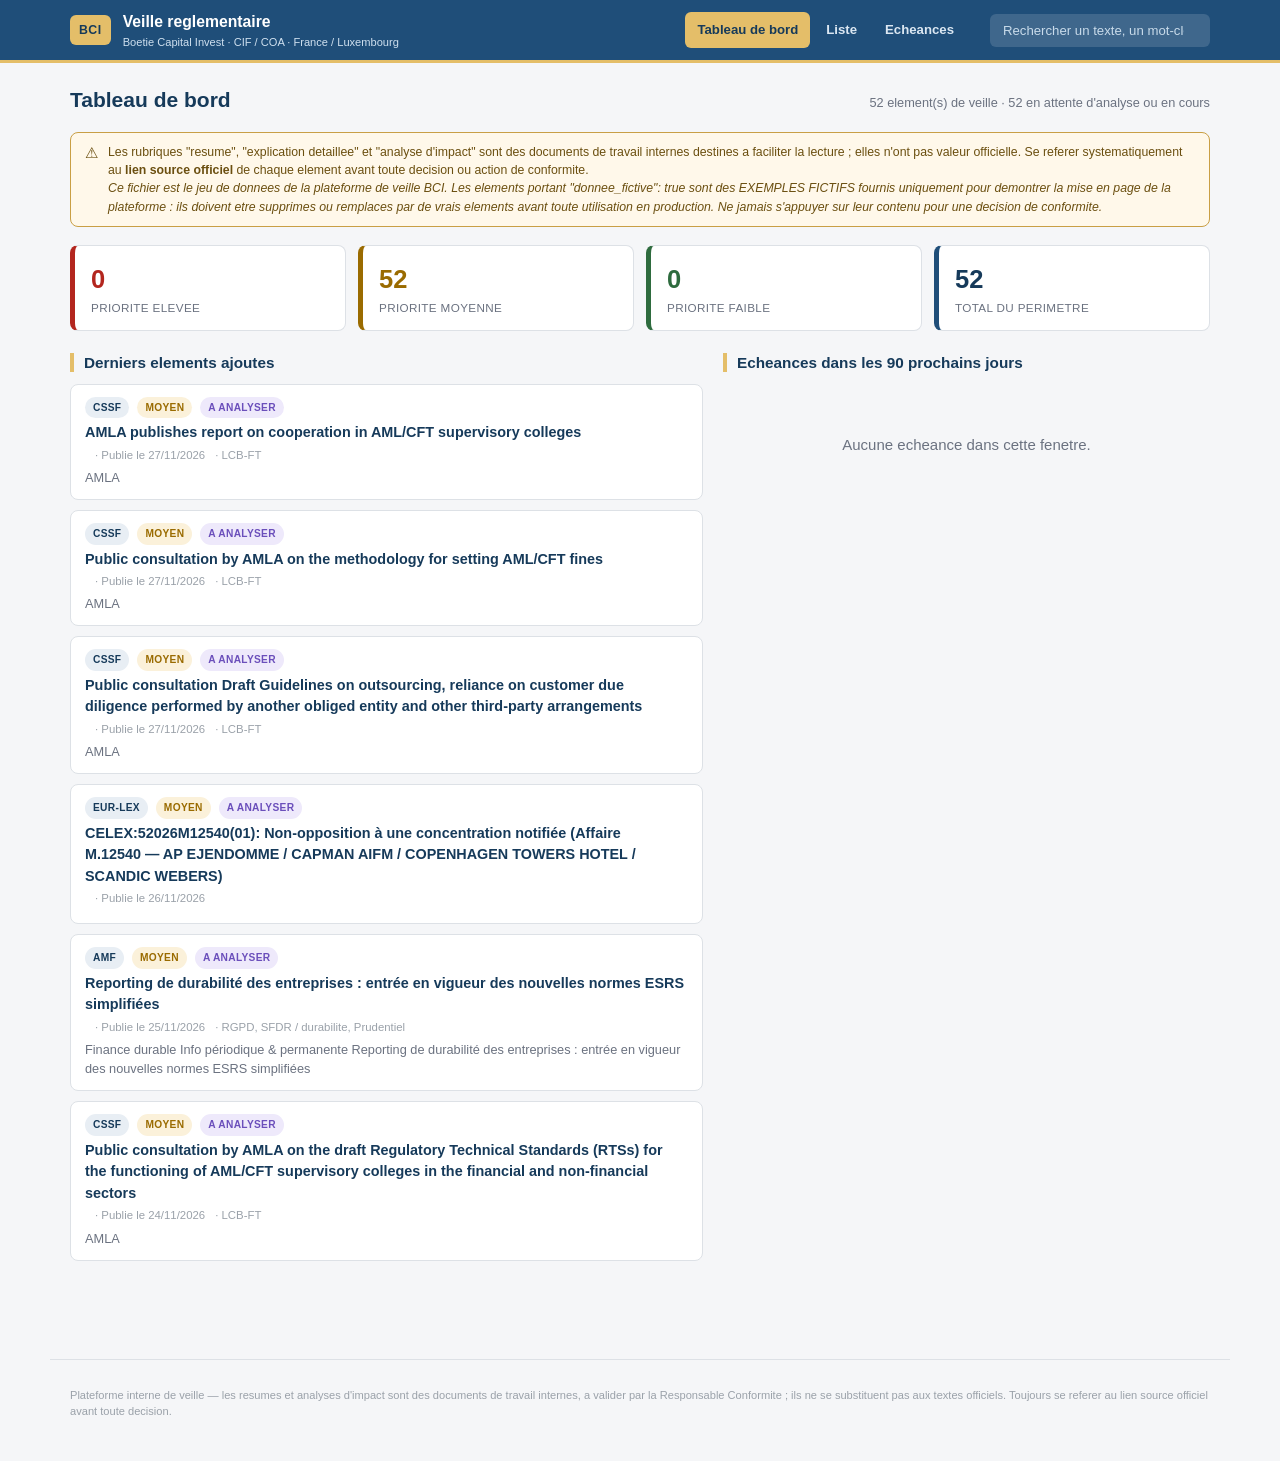
<file: index.html>
<!DOCTYPE html>
<html lang="fr">
<head>
<meta charset="UTF-8">
<meta name="viewport" content="width=device-width, initial-scale=1.0">
<title>Veille reglementaire - Boetie Capital Invest</title>
<meta name="description" content="Plateforme de veille reglementaire et juridique de Boetie Capital Invest (CIF / COA, France / Luxembourg).">
<link rel="icon" href="assets/img/favicon.svg" type="image/svg+xml">
<link rel="stylesheet" href="assets/css/style.css">
</head>
<body>

<header class="site-header no-print">
  <div class="header-inner">
    <div class="brand">
      <span class="brand-mark">BCI</span>
      <div class="brand-text">
        <div class="brand-title">Veille reglementaire</div>
        <div class="brand-sub">Boetie Capital Invest &middot; CIF / COA &middot; France / Luxembourg</div>
      </div>
    </div>
    <nav class="main-nav" id="main-nav">
      <a href="#/" data-route="/">Tableau de bord</a>
      <a href="#/liste" data-route="/liste">Liste</a>
      <a href="#/echeances" data-route="/echeances">Echeances</a>
    </nav>
    <div class="header-search">
      <input type="search" id="global-search" placeholder="Rechercher un texte, un mot-cle..." aria-label="Recherche">
    </div>
  </div>
</header>

<main id="app" role="main"></main>

<footer class="site-footer no-print">
  <p>
    Plateforme interne de veille &mdash; les resumes et analyses d'impact sont des documents de travail internes,
    a valider par la Responsable Conformite ; ils ne se substituent pas aux textes officiels.
    Toujours se referer au lien source officiel avant toute decision.
  </p>
</footer>

<div id="toast" class="toast" hidden></div>

<script type="module" src="assets/js/app.js"></script>
</body>
</html>
</file>
<file: assets/css/style.css>
/* ============================================================
   Veille reglementaire BCI - feuille de style
   Palette maison : navy (#1f4e79) / gold (#e4be69)
   ============================================================ */

:root {
  --navy: #1f4e79;
  --navy-dark: #163a5a;
  --navy-light: #e8eef4;
  --gold: #e4be69;
  --gold-dark: #c99f45;

  --bg: #f5f6f8;
  --surface: #ffffff;
  --border: #dde1e6;
  --text: #22262b;
  --text-muted: #6b7280;
  --text-faint: #9aa1a9;

  --priorite-eleve: #b3261e;
  --priorite-eleve-bg: #fbe9e8;
  --priorite-moyen: #9a6b00;
  --priorite-moyen-bg: #fbf1da;
  --priorite-faible: #2e6b3e;
  --priorite-faible-bg: #e7f3e9;

  --statut-a_analyser: #6b4fbb;
  --statut-a_analyser-bg: #eee9fb;
  --statut-en_cours: #1d6fa5;
  --statut-en_cours-bg: #e3f1fa;
  --statut-traite: #2e6b3e;
  --statut-traite-bg: #e7f3e9;
  --statut-sans_impact: #6b7280;
  --statut-sans_impact-bg: #eceef0;

  --radius: 8px;
  --shadow-sm: 0 1px 2px rgba(20, 30, 45, 0.06), 0 1px 3px rgba(20, 30, 45, 0.06);
  --shadow-md: 0 4px 14px rgba(20, 30, 45, 0.10);

  color-scheme: light;
}

* { box-sizing: border-box; }

html, body {
  margin: 0;
  padding: 0;
  background: var(--bg);
  color: var(--text);
  font-family: "Segoe UI", -apple-system, BlinkMacSystemFont, Helvetica, Arial, sans-serif;
  font-size: 15px;
  line-height: 1.5;
}

a { color: var(--navy); }
a:hover { color: var(--navy-dark); }

h1, h2, h3, h4 { line-height: 1.25; margin: 0 0 .5em; color: var(--navy-dark); }

button {
  font-family: inherit;
  font-size: .92rem;
  cursor: pointer;
}

/* ---------- header ---------- */

.site-header {
  background: var(--navy);
  border-bottom: 3px solid var(--gold);
  position: sticky;
  top: 0;
  z-index: 20;
}

.header-inner {
  max-width: 1180px;
  margin: 0 auto;
  padding: 10px 20px;
  display: flex;
  align-items: center;
  gap: 24px;
  flex-wrap: wrap;
}

.brand { display: flex; align-items: center; gap: 12px; }

.brand-mark {
  background: var(--gold);
  color: var(--navy-dark);
  font-weight: 800;
  font-size: .82rem;
  letter-spacing: .04em;
  border-radius: 6px;
  padding: 6px 9px;
}

.brand-title { color: #fff; font-weight: 700; font-size: 1.05rem; }
.brand-sub { color: #cfe0ef; font-size: .74rem; }

.main-nav {
  display: flex;
  gap: 4px;
  margin-left: auto;
}

.main-nav a {
  color: #dbe7f2;
  text-decoration: none;
  font-size: .88rem;
  font-weight: 600;
  padding: 8px 12px;
  border-radius: 6px;
  transition: background .15s, color .15s;
}

.main-nav a:hover { background: rgba(255,255,255,.08); color: #fff; }

.main-nav a.active {
  background: var(--gold);
  color: var(--navy-dark);
}

.header-search { min-width: 220px; }

#global-search {
  width: 100%;
  padding: 8px 12px;
  border-radius: 6px;
  border: 1px solid transparent;
  background: rgba(255,255,255,.14);
  color: #fff;
  font-size: .88rem;
}
#global-search::placeholder { color: #c9dbea; }
#global-search:focus {
  outline: none;
  background: #fff;
  color: var(--text);
}
#global-search:focus::placeholder { color: var(--text-faint); }

/* ---------- layout ---------- */

#app {
  max-width: 1180px;
  margin: 0 auto;
  padding: 24px 20px 60px;
  min-height: 70vh;
}

.page-title {
  display: flex;
  align-items: baseline;
  justify-content: space-between;
  flex-wrap: wrap;
  gap: 10px;
  margin-bottom: 18px;
}

.page-title h1 { font-size: 1.4rem; margin: 0; }
.page-title .page-sub { color: var(--text-muted); font-size: .85rem; }

/* ---------- disclaimer banner ---------- */

.disclaimer-banner {
  background: #fff8ea;
  border: 1px solid var(--gold-dark);
  border-radius: var(--radius);
  padding: 10px 14px;
  font-size: .82rem;
  color: #6b4f10;
  margin-bottom: 18px;
  display: flex;
  gap: 10px;
  align-items: flex-start;
}
.disclaimer-banner .icon { font-size: 1rem; line-height: 1.3; }

/* ---------- cards / grid ---------- */

.card {
  background: var(--surface);
  border: 1px solid var(--border);
  border-radius: var(--radius);
  box-shadow: var(--shadow-sm);
}

.stat-grid {
  display: grid;
  grid-template-columns: repeat(auto-fit, minmax(150px, 1fr));
  gap: 12px;
  margin-bottom: 22px;
}

.stat-card {
  background: var(--surface);
  border: 1px solid var(--border);
  border-left: 5px solid var(--navy);
  border-radius: var(--radius);
  padding: 14px 16px;
  cursor: pointer;
  transition: box-shadow .15s, transform .15s;
}
.stat-card:hover { box-shadow: var(--shadow-md); transform: translateY(-1px); }
.stat-card .stat-value { font-size: 1.7rem; font-weight: 800; color: var(--navy-dark); }
.stat-card .stat-label { font-size: .78rem; color: var(--text-muted); text-transform: uppercase; letter-spacing: .03em; }

.stat-card.priorite-eleve { border-left-color: var(--priorite-eleve); }
.stat-card.priorite-moyen { border-left-color: var(--priorite-moyen); }
.stat-card.priorite-faible { border-left-color: var(--priorite-faible); }
.stat-card.priorite-eleve .stat-value { color: var(--priorite-eleve); }
.stat-card.priorite-moyen .stat-value { color: var(--priorite-moyen); }
.stat-card.priorite-faible .stat-value { color: var(--priorite-faible); }

.section-block { margin-bottom: 28px; }
.section-block h2 {
  font-size: 1.02rem;
  border-left: 4px solid var(--gold);
  padding-left: 10px;
  margin-bottom: 12px;
}

.two-col {
  display: grid;
  grid-template-columns: 1.3fr 1fr;
  gap: 20px;
}
@media (max-width: 860px) {
  .two-col { grid-template-columns: 1fr; }
}

/* ---------- item list ---------- */

.item-row {
  background: var(--surface);
  border: 1px solid var(--border);
  border-radius: var(--radius);
  padding: 12px 14px;
  margin-bottom: 10px;
  display: block;
  text-decoration: none;
  color: inherit;
  transition: box-shadow .15s, border-color .15s;
}
.item-row:hover { box-shadow: var(--shadow-md); border-color: var(--navy); }

.item-row-top {
  display: flex;
  align-items: center;
  gap: 8px;
  flex-wrap: wrap;
  margin-bottom: 4px;
}

.item-title {
  font-weight: 700;
  font-size: .96rem;
  color: var(--navy-dark);
  margin: 4px 0 3px;
}

.item-meta {
  font-size: .76rem;
  color: var(--text-faint);
  display: flex;
  flex-wrap: wrap;
  gap: 4px 10px;
}

.item-summary {
  font-size: .85rem;
  color: var(--text-muted);
  margin-top: 4px;
}

.empty-state {
  text-align: center;
  padding: 50px 20px;
  color: var(--text-muted);
}

/* ---------- badges ---------- */

.badge {
  display: inline-block;
  font-size: .68rem;
  font-weight: 700;
  text-transform: uppercase;
  letter-spacing: .03em;
  padding: 3px 8px;
  border-radius: 20px;
  white-space: nowrap;
}

.badge-priorite-eleve { background: var(--priorite-eleve-bg); color: var(--priorite-eleve); }
.badge-priorite-moyen { background: var(--priorite-moyen-bg); color: var(--priorite-moyen); }
.badge-priorite-faible { background: var(--priorite-faible-bg); color: var(--priorite-faible); }

.badge-statut-a_analyser { background: var(--statut-a_analyser-bg); color: var(--statut-a_analyser); }
.badge-statut-en_cours { background: var(--statut-en_cours-bg); color: var(--statut-en_cours); }
.badge-statut-traite { background: var(--statut-traite-bg); color: var(--statut-traite); }
.badge-statut-sans_impact { background: var(--statut-sans_impact-bg); color: var(--statut-sans_impact); }

.badge-autorite {
  background: var(--navy-light);
  color: var(--navy-dark);
  font-weight: 700;
}

.badge-fictif {
  background: #fde8e8;
  color: #9c1c1c;
  border: 1px dashed #c94a4a;
}

.badge-resume {
  border: 1px solid var(--border);
  background: #fafafa;
  color: var(--text-muted);
  font-weight: 600;
}
.badge-resume.non-valide { background: #fff3e0; color: #9a5c00; border-color: #e7c485; }
.badge-resume.valide { background: #e9f6ec; color: #256d38; border-color: #bfe3c8; }

.echeance-badge {
  font-size: .72rem;
  font-weight: 700;
  color: #8a1c1c;
  background: #fdeceb;
  border-radius: 20px;
  padding: 2px 8px;
}

/* ---------- filters ---------- */

.filters-bar {
  background: var(--surface);
  border: 1px solid var(--border);
  border-radius: var(--radius);
  padding: 14px 16px;
  margin-bottom: 16px;
  display: flex;
  flex-wrap: wrap;
  gap: 12px 18px;
  align-items: flex-end;
}

.filter-group { display: flex; flex-direction: column; gap: 4px; min-width: 150px; }
.filter-group label {
  font-size: .7rem;
  text-transform: uppercase;
  letter-spacing: .03em;
  color: var(--text-muted);
  font-weight: 700;
}
.filter-group select, .filter-group input {
  padding: 6px 8px;
  border-radius: 6px;
  border: 1px solid var(--border);
  font-size: .85rem;
  background: #fff;
  color: var(--text);
}
.filter-group select[multiple] { min-height: 68px; }

.filters-actions {
  display: flex;
  gap: 8px;
  margin-left: auto;
  align-items: center;
}

.btn {
  border: 1px solid var(--navy);
  background: var(--navy);
  color: #fff;
  border-radius: 6px;
  padding: 8px 14px;
  font-size: .82rem;
  font-weight: 600;
  transition: background .15s;
}
.btn:hover { background: var(--navy-dark); }

.btn-secondary {
  background: #fff;
  color: var(--navy);
}
.btn-secondary:hover { background: var(--navy-light); }

.btn-link {
  background: none;
  border: none;
  color: var(--navy);
  font-weight: 600;
  padding: 4px 0;
  text-decoration: underline;
}

.results-count {
  font-size: .8rem;
  color: var(--text-muted);
  margin-bottom: 10px;
}

/* ---------- detail view ---------- */

.detail-header { margin-bottom: 16px; }
.back-link {
  display: inline-flex;
  align-items: center;
  gap: 6px;
  font-size: .85rem;
  font-weight: 700;
  color: var(--navy);
  text-decoration: none;
  margin-bottom: 14px;
}
.back-link:hover { text-decoration: underline; }

.detail-badges { display: flex; flex-wrap: wrap; gap: 6px; margin-bottom: 10px; }

.detail-title { font-size: 1.35rem; margin-bottom: 6px; }

.detail-meta {
  font-size: .82rem;
  color: var(--text-muted);
  display: flex;
  flex-wrap: wrap;
  gap: 4px 14px;
  margin-bottom: 18px;
}

.detail-grid {
  display: grid;
  grid-template-columns: 2fr 1fr;
  gap: 20px;
}
@media (max-width: 860px) {
  .detail-grid { grid-template-columns: 1fr; }
}

.detail-section {
  background: var(--surface);
  border: 1px solid var(--border);
  border-radius: var(--radius);
  padding: 16px 18px;
  margin-bottom: 16px;
}
.detail-section h3 {
  font-size: .8rem;
  text-transform: uppercase;
  letter-spacing: .04em;
  color: var(--text-muted);
  margin-bottom: 8px;
}
.detail-section.impact { border-left: 4px solid var(--gold); }
.detail-section p { margin: 0; white-space: pre-wrap; }

.action-list, .procedure-list { margin: 0; padding-left: 18px; }
.action-list li, .procedure-list li { margin-bottom: 6px; font-size: .88rem; }

.procedure-code {
  font-family: ui-monospace, SFMono-Regular, Menlo, Consolas, monospace;
  background: var(--navy-light);
  color: var(--navy-dark);
  padding: 1px 6px;
  border-radius: 4px;
  font-size: .82rem;
}

.source-box {
  background: var(--navy-light);
  border-radius: var(--radius);
  padding: 14px 16px;
  text-align: center;
}
.source-box a {
  display: inline-block;
  background: var(--navy);
  color: #fff;
  text-decoration: none;
  font-weight: 700;
  font-size: .85rem;
  padding: 9px 16px;
  border-radius: 6px;
}
.source-box a:hover { background: var(--navy-dark); }
.source-box .source-domain { font-size: .74rem; color: var(--text-muted); margin-top: 8px; word-break: break-all; }

.sidebar-meta-list { list-style: none; margin: 0; padding: 0; font-size: .84rem; }
.sidebar-meta-list li { display: flex; justify-content: space-between; gap: 8px; padding: 6px 0; border-bottom: 1px solid var(--border); }
.sidebar-meta-list li:last-child { border-bottom: none; }
.sidebar-meta-list .k { color: var(--text-muted); }
.sidebar-meta-list .v { text-align: right; font-weight: 600; }

/* ---------- timeline ---------- */

.timeline { position: relative; padding-left: 26px; }
.timeline::before {
  content: "";
  position: absolute;
  left: 8px; top: 4px; bottom: 4px;
  width: 2px;
  background: var(--border);
}
.timeline-month { margin: 22px 0 10px; font-weight: 700; color: var(--navy-dark); font-size: .92rem; }
.timeline-month:first-child { margin-top: 0; }

.timeline-item { position: relative; margin-bottom: 12px; }
.timeline-item::before {
  content: "";
  position: absolute;
  left: -22px; top: 8px;
  width: 10px; height: 10px;
  border-radius: 50%;
  background: var(--gold);
  border: 2px solid var(--navy);
}

/* ---------- print ---------- */

@media print {
  .no-print, .site-header, .site-footer, .filters-bar, .filters-actions, #global-search { display: none !important; }
  body { background: #fff; }
  #app { max-width: 100%; padding: 0; }
  .item-row, .detail-section, .card { box-shadow: none; border: 1px solid #ccc; break-inside: avoid; }
  a { color: #000; text-decoration: none; }
}

/* ---------- toast ---------- */

.toast {
  position: fixed;
  bottom: 20px;
  left: 50%;
  transform: translateX(-50%);
  background: var(--navy-dark);
  color: #fff;
  padding: 10px 18px;
  border-radius: 6px;
  font-size: .85rem;
  box-shadow: var(--shadow-md);
  z-index: 100;
}

.site-footer {
  border-top: 1px solid var(--border);
  padding: 16px 20px 30px;
  max-width: 1180px;
  margin: 0 auto;
  color: var(--text-faint);
  font-size: .74rem;
}

/* ---------- responsive ---------- */

@media (max-width: 600px) {
  .header-inner { flex-direction: column; align-items: stretch; }
  .main-nav { order: 3; justify-content: space-between; }
  .header-search { order: 2; }
  .filters-bar { flex-direction: column; align-items: stretch; }
  .filters-actions { margin-left: 0; justify-content: flex-end; }
}
</file>
